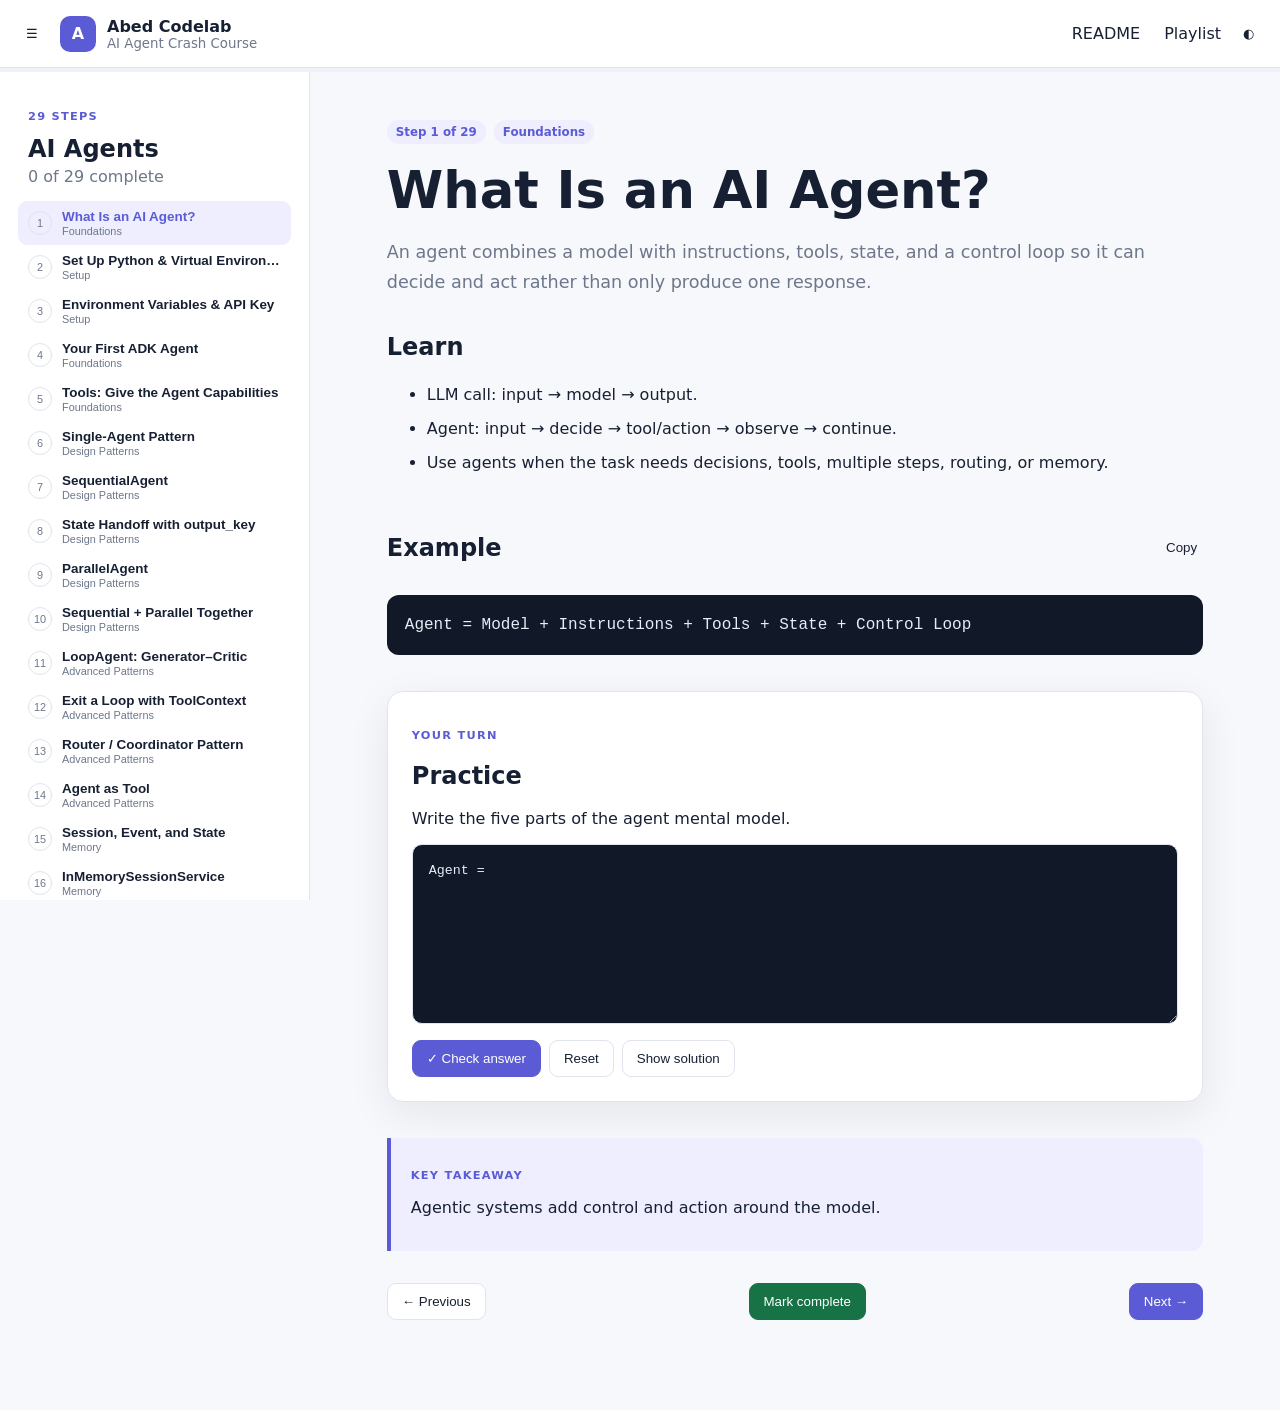
<file: index.html>
<!doctype html><html><head><meta charset="utf-8"><meta http-equiv="refresh" content="0;url=./codelab/"><meta name="viewport" content="width=device-width,initial-scale=1"><title>AI Agent Crash Course</title></head><body><a href="./codelab/">Open Codelab</a></body></html>
</file>
<file: codelab/styles.css>
:root{--bg:#f7f8fb;--surface:#fff;--surface2:#eef2f7;--text:#172033;--muted:#6d778b;--border:#dfe4ed;--accent:#5b5bd6;--soft:#eeeeff;--success:#177245;--successsoft:#e9f7ef;--danger:#b42318;--code:#111827;--codetext:#e7edf7;--shadow:0 12px 40px rgba(20,31,51,.08)}[data-theme=dark]{--bg:#0d1117;--surface:#151b23;--surface2:#1c2430;--text:#edf2f8;--muted:#9da8b8;--border:#2c3644;--accent:#9d9dff;--soft:#27274d;--success:#63cf93;--successsoft:#153624;--danger:#ff8b84;--code:#090d12;--codetext:#e8eef8;--shadow:none}*{box-sizing:border-box}body{margin:0;background:var(--bg);color:var(--text);font-family:Inter,system-ui,-apple-system,"Segoe UI",sans-serif}.topbar{height:68px;display:flex;align-items:center;gap:16px;padding:0 20px;position:sticky;top:0;z-index:20;background:var(--surface);border-bottom:1px solid var(--border)}.brand{display:flex;align-items:center;gap:11px}.logo{width:36px;height:36px;border-radius:10px;display:grid;place-items:center;background:var(--accent);color:#fff;font-weight:800}.brand strong,.brand small{display:block}.brand small{color:var(--muted)}.actions{margin-left:auto;display:flex;align-items:center;gap:8px}.actions a{color:var(--text);text-decoration:none;padding:8px}.icon,.textbtn{border:0;background:transparent;color:var(--text);cursor:pointer}.progress-shell{height:4px;position:sticky;top:68px;z-index:19;background:var(--surface2)}#progressBar{height:100%;background:var(--accent);width:0}.layout{display:grid;grid-template-columns:310px 1fr;min-height:calc(100vh - 72px)}aside{position:sticky;top:72px;height:calc(100vh - 72px);overflow:auto;padding:26px 18px;background:var(--surface);border-right:1px solid var(--border)}.sidehead{padding:0 10px 15px}.sidehead h2{margin:4px 0}.sidehead p:last-child{margin:0;color:var(--muted)}.eyebrow{color:var(--accent);font-weight:800;font-size:.71rem;letter-spacing:.11em}.navitem{width:100%;display:grid;grid-template-columns:25px 1fr;gap:9px;align-items:center;padding:8px 10px;border:0;border-radius:9px;background:transparent;color:var(--text);text-align:left;cursor:pointer}.navitem:hover{background:var(--surface2)}.navitem.active{background:var(--soft);color:var(--accent)}.num{width:24px;height:24px;border:1px solid var(--border);border-radius:50%;display:grid;place-items:center;font-size:.68rem;color:var(--muted)}.navitem.done .num{background:var(--successsoft);color:var(--success);border-color:transparent}.navtitle{min-width:0}.navtitle strong{display:block;white-space:nowrap;overflow:hidden;text-overflow:ellipsis;font-size:.84rem}.navtitle small{display:block;color:var(--muted);font-size:.68rem;margin-top:1px}main{padding:48px clamp(20px,6vw,84px) 90px}article{max-width:920px;margin:auto}.meta{display:flex;gap:8px}.meta span{padding:5px 9px;border-radius:999px;background:var(--soft);color:var(--accent);font-size:.74rem;font-weight:700}h1{font-size:clamp(2rem,5vw,3.2rem);margin:16px 0 12px}.lead{font-size:1.1rem;color:var(--muted);line-height:1.7}section{margin-top:36px}li{line-height:1.8;margin:5px 0}.sectionhead{display:flex;justify-content:space-between;align-items:center}pre{overflow:auto;padding:18px;border-radius:12px;background:var(--code);color:var(--codetext);line-height:1.55}code,textarea{font-family:"SFMono-Regular",Consolas,monospace}.practice{padding:24px;border:1px solid var(--border);border-radius:16px;background:var(--surface);box-shadow:var(--shadow)}textarea{width:100%;min-height:180px;padding:16px;border:1px solid var(--border);border-radius:10px;background:var(--code);color:var(--codetext);line-height:1.5;resize:vertical}.btns{display:flex;gap:8px;flex-wrap:wrap;margin-top:12px}.primary,.secondary,.success{padding:10px 14px;border-radius:9px;border:1px solid var(--border);cursor:pointer}.primary{background:var(--accent);border-color:var(--accent);color:#fff}.secondary{background:var(--surface);color:var(--text)}.success{background:var(--success);border-color:var(--success);color:#fff}#feedback{margin-top:12px;padding:12px;border-radius:9px;background:var(--surface2)}#feedback.good{background:var(--successsoft);color:var(--success)}#feedback.bad{color:var(--danger)}#solutionPanel{margin-top:15px}.takeaway{padding:18px 20px;border-left:4px solid var(--accent);background:var(--soft);border-radius:0 12px 12px 0}footer{display:flex;justify-content:space-between;gap:10px;margin-top:32px}@media(max-width:850px){.layout{display:block}aside{display:none;position:fixed;left:0;top:72px;z-index:30;width:min(90vw,330px);box-shadow:var(--shadow)}aside.open{display:block}main{padding:30px 16px 70px}.actions a:first-child{display:none}footer{flex-wrap:wrap}footer button{flex:1}.practice{padding:18px}}
</file>
